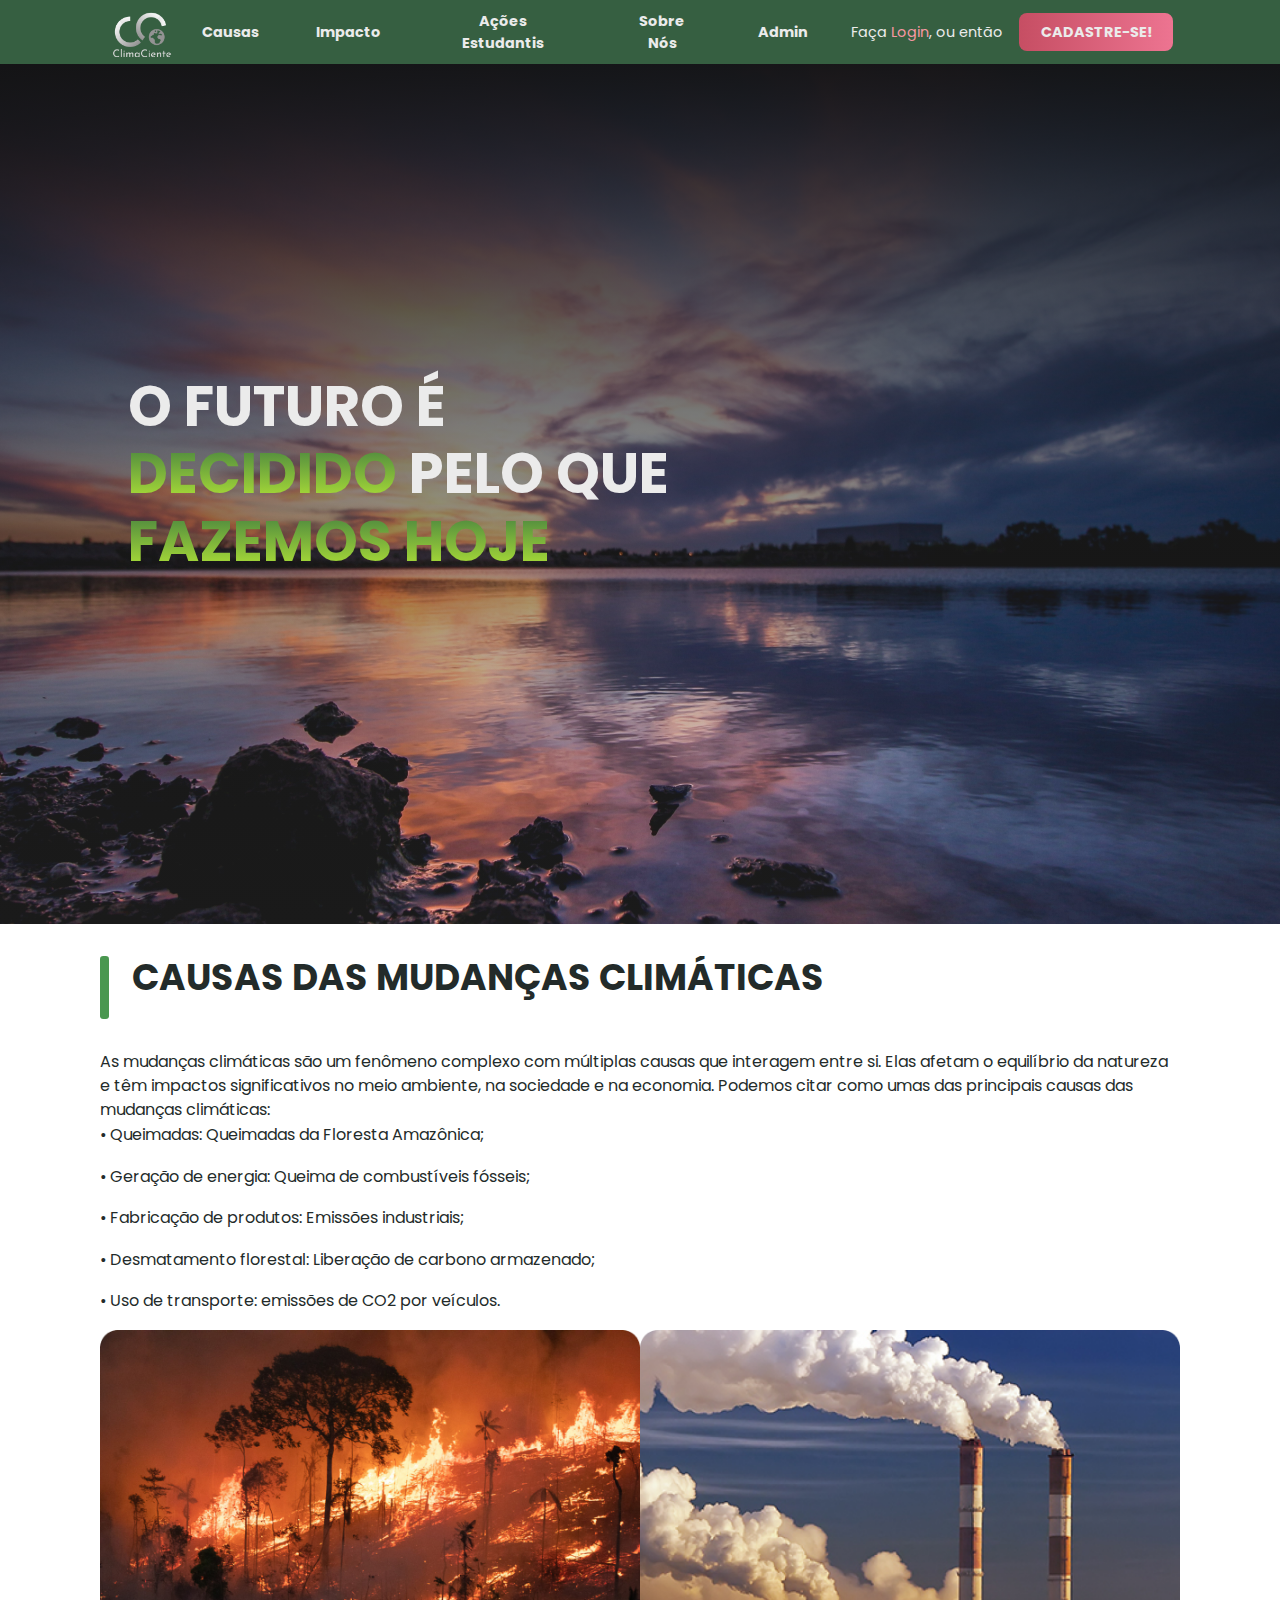
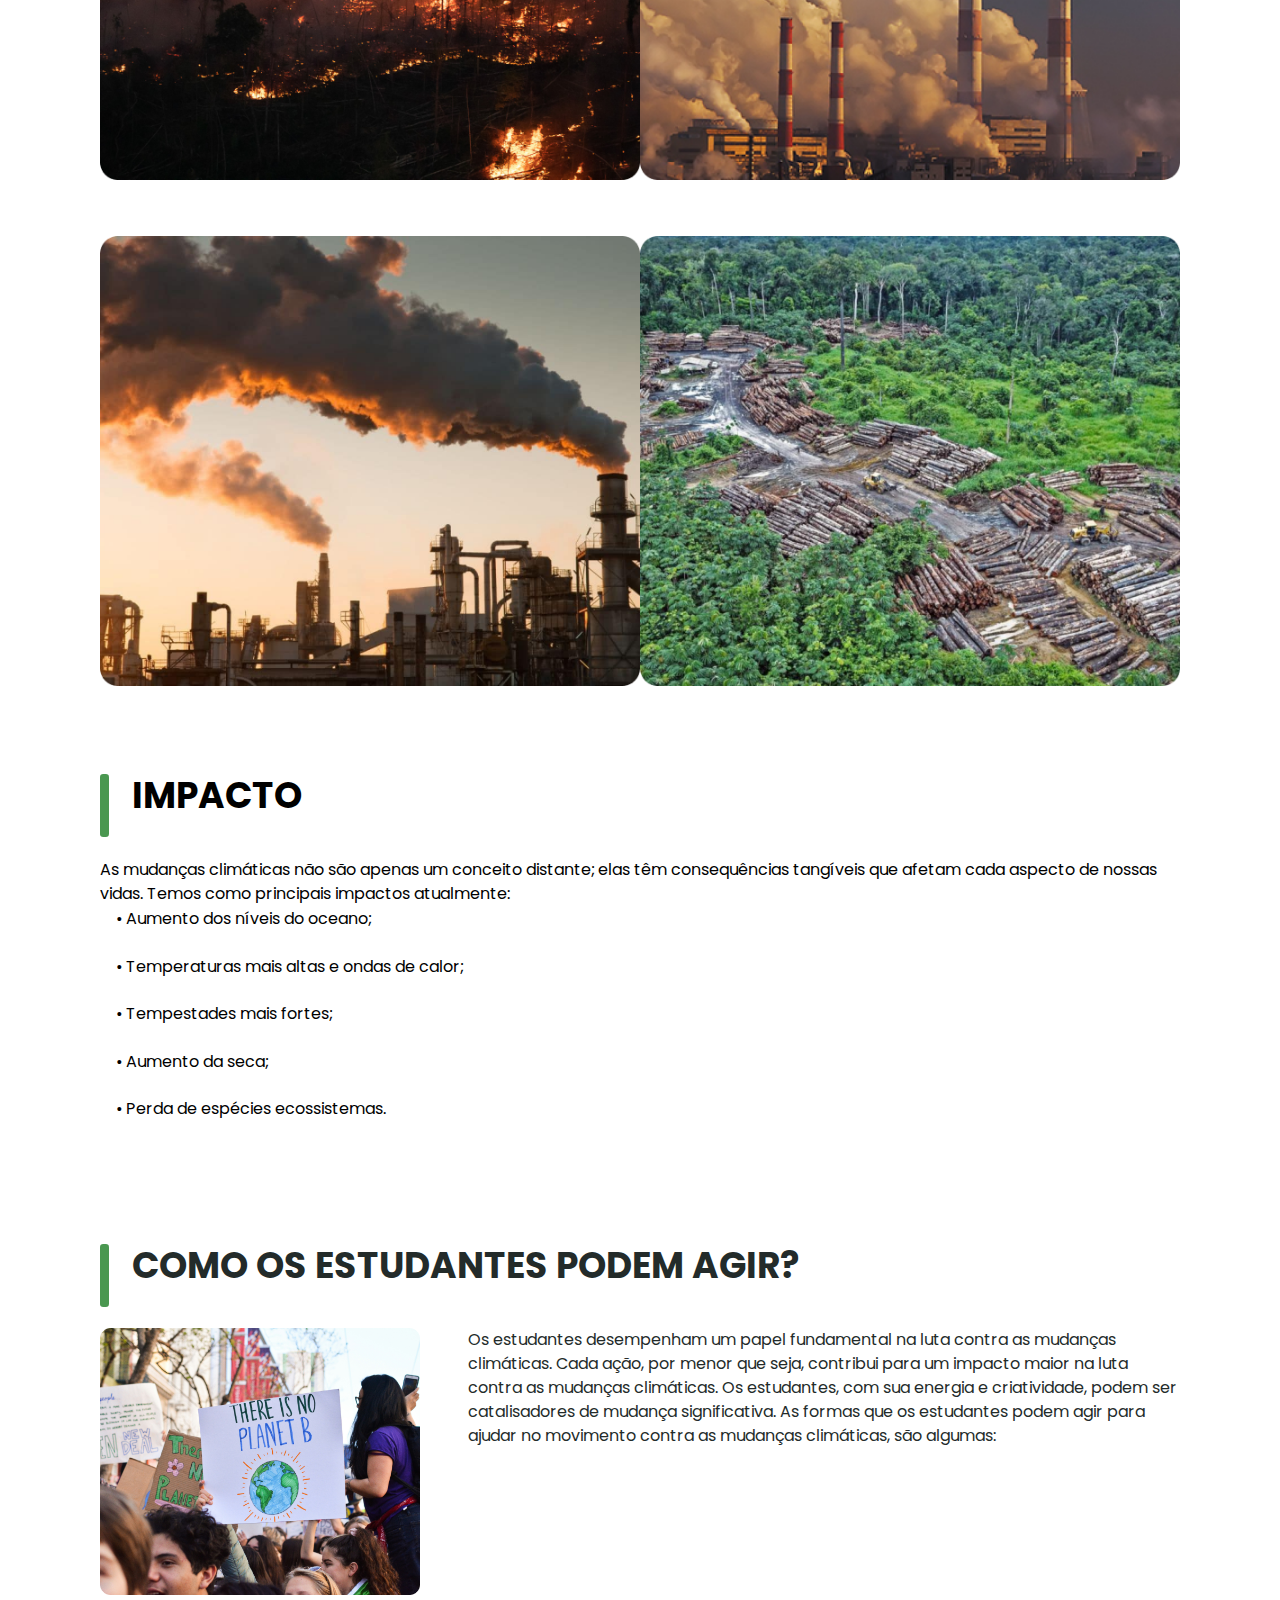
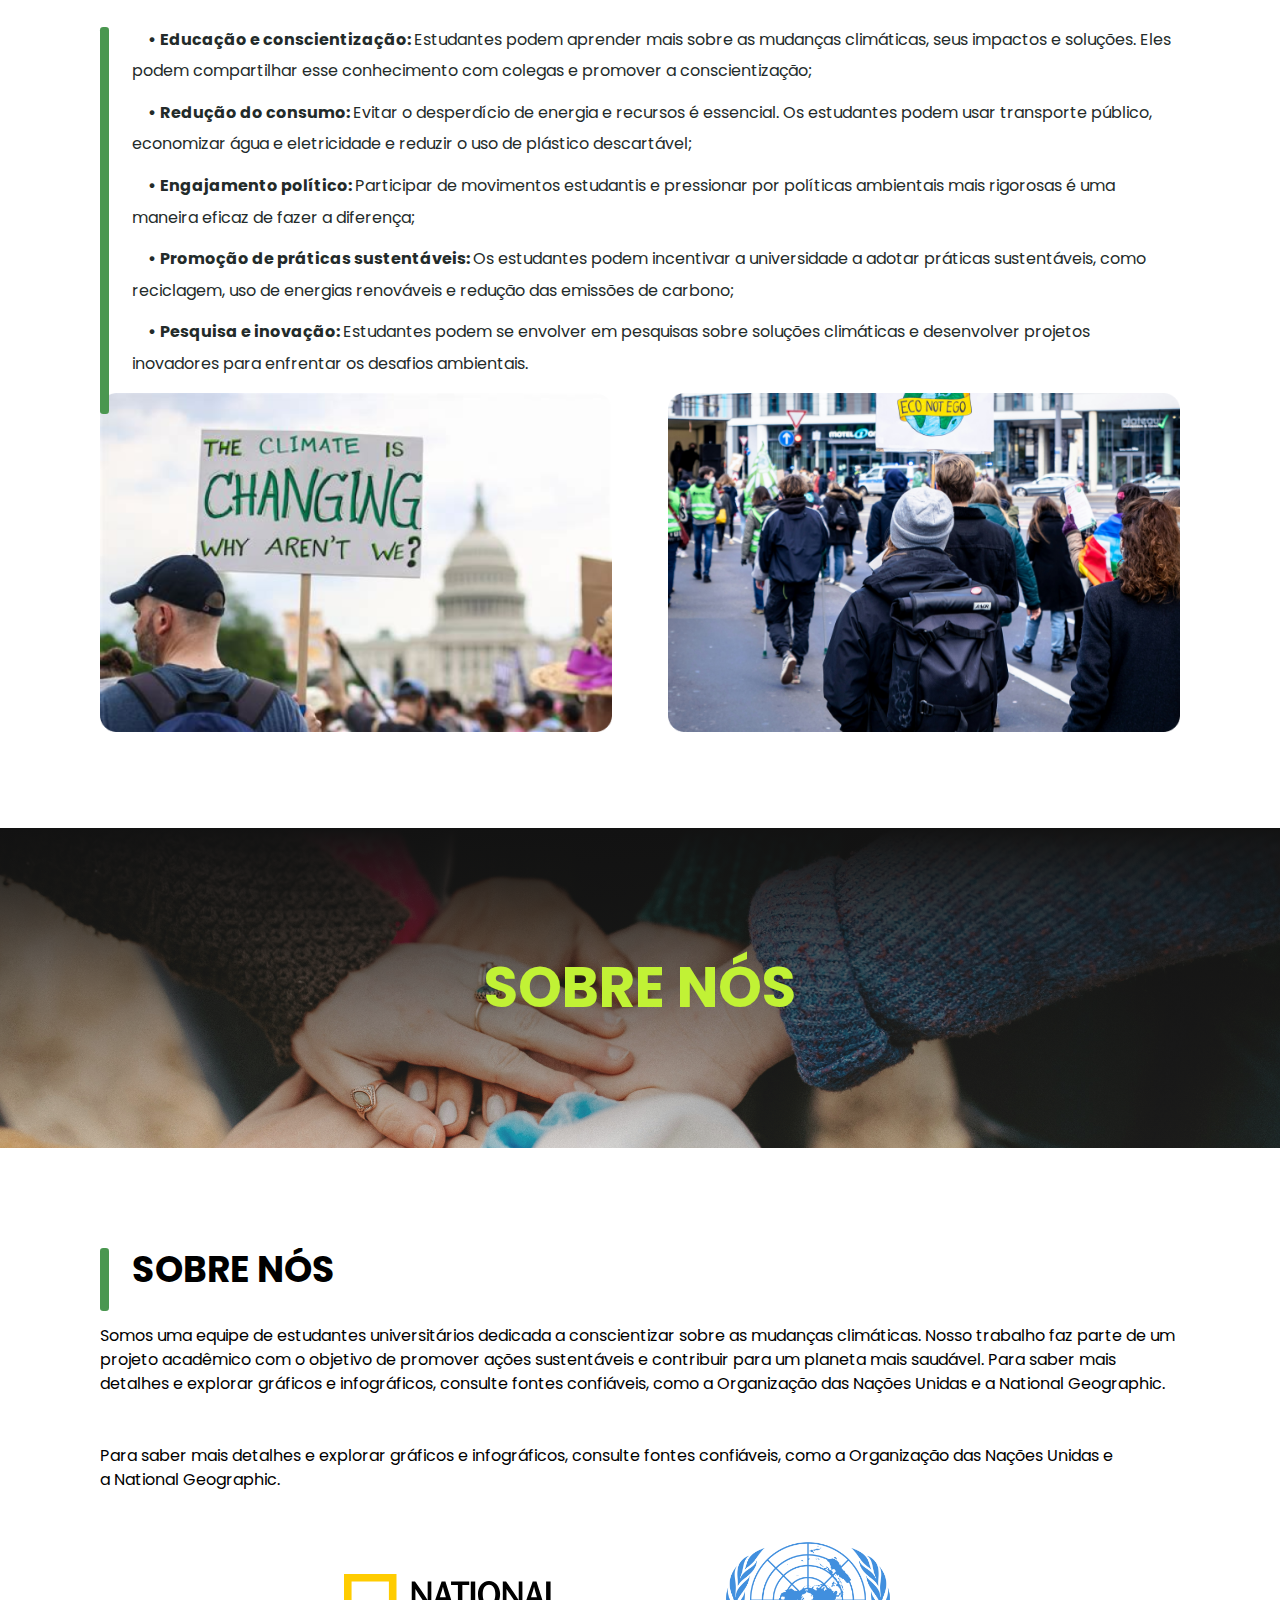
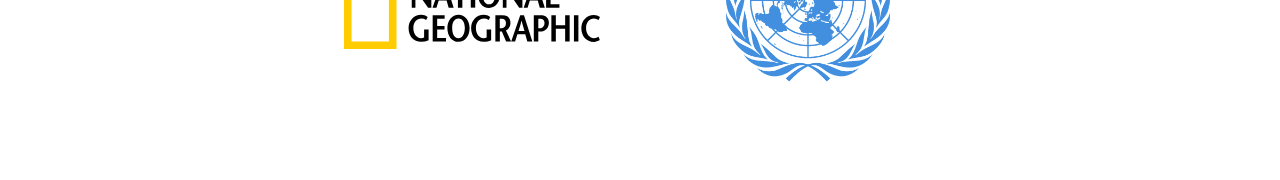
<file: index.html>
<!DOCTYPE html>
<html lang="pt-BR">
<head>
    <meta charset="UTF-8">
    <meta name="viewport" content="width=device-width, initial-scale=1.0">
    <title>ClimaCiente</title>
    <link rel="stylesheet" href="reset.css">
    <link rel="stylesheet" href="style.css">
    <link rel="stylesheet" href="header.css">
    <link rel="preconnect" href="https://fonts.googleapis.com">
    <link rel="preconnect" href="https://fonts.gstatic.com" crossorigin>
    <link href="https://fonts.googleapis.com/css2?family=Poppins:ital,wght@0,100;0,200;0,300;0,400;0,500;0,600;0,700;0,800;0,900&display=swap" rel="stylesheet">
</head>
<body>
    <i class="material-icons">e872</i>
    <header>
        <img class="header_logo" src="./assets/logo/logo-white-text.png">
        <ul class="header_menu">
            <li><a class="header_item" href="#section_causas">Causas</a></li>
            <li><a class="header_item" href="#section_impacto">Impacto</a></li>
            <li><a class="header_item" href="#section_estudantes">Ações Estudantis</a></li>
            <li><a class="header_item" href="#section_sobrenos">Sobre Nós</a></li>
            <li><a class="header_item" href="admin.html">Admin</a></li>
        </ul>
        <div class="header_login">
            <h3 class="header_login_text">Faça <span class="login_link"><a href="login.html">Login</a></span>, ou então</h3>
            <a class="register_button" href="cadastro.html">CADASTRE-SE!</a>
        </div>
    </header>
    <header>
        <img class="header_logo" src="./assets/logo/logo-white-text.png">
        <ul class="header_menu">
            <li><a class="header_item" href="#section_causas">Causas</a></li>
            <li><a class="header_item" href="#section_impacto">Impacto</a></li>
            <li><a class="header_item" href="#section_estudantes">Ações Estudantis</a></li>
            <li><a class="header_item" href="#section_sobrenos">Sobre Nós</a></li>
            <li><a class="header_item" href="admin.html">Admin</a></li>
        </ul>
        <div class="header_login">
            <h3 class="header_login_text">Faça <span class="login_link"><a href="login.html">Login</a></span>, ou então</h3>
            <a class="register_button" href="cadastro.html">CADASTRE-SE!</a>
        </div>
    </header>
    <section class="banner">
        <div class="banner_content">
            <h1 class="banner_title">O FUTURO É <span>DECIDIDO</span> PELO QUE <span>FAZEMOS HOJE</span></h1>
        </div>
    </section>

    <section id="section_causas">
        <div class="basic_section">
            <h2 class="section_title green_before_title">CAUSAS DAS MUDANÇAS CLIMÁTICAS</h2>
            <p>As mudanças climáticas são um fenômeno complexo com múltiplas causas que interagem entre si. Elas afetam o equilíbrio da natureza e têm impactos significativos no meio ambiente, na sociedade e na economia. Podemos citar como umas das principais causas das mudanças climáticas:</p>
            <ul class="basic_list">
                <li>• Queimadas: Queimadas da Floresta Amazônica;</li>
                <li>• Geração de energia: Queima de combustíveis fósseis;</li>
                <li>• Fabricação de produtos: Emissões industriais;</li>
                <li>• Desmatamento florestal: Liberação de carbono armazenado;</li>
                <li>• Uso de transporte: emissões de CO2 por veículos.</li>
            </ul>
            <div id="image_grid">
                <img src="./assets/figs/caurosel_1.png" alt="queimadas na floresta amazônia">
                <img src="./assets/figs/caurosel_2.png" alt="chaminés de fabricas, saindo fumaças poluentes">
                <img src="./assets/figs/caurosel_3.png" alt="chaminés de fabricas, onde emitem fumaça poluentes para o meio ambiente">
                <img src="./assets/figs/caurosel_4.png" alt="Desmatamento ilegal de uma floresta">
            </div>
        </div>
    </section>

    <section id="section_impacto">
        <div class="basic_section">
            <h2 class="section_title green_before_title">IMPACTO</h2>
                <p>As mudanças climáticas não são apenas um conceito distante; elas têm consequências tangíveis que afetam cada aspecto de nossas vidas. 
                    Temos como principais impactos atualmente:</p>
                <ul class="basic_list">
                    <li class="item">• Aumento dos níveis do oceano;</li>
                    <li class="item">• Temperaturas mais altas e ondas de calor;</li>
                    <li class="item">• Tempestades mais fortes;</li>
                    <li class="item">• Aumento da seca;</li>
                    <li class="item">• Perda de espécies ecossistemas.</li>
                </ul>
        </div>
    </section>

    <section id="section_estudantes">
        <h2 class="estudantes_title green_before_title">COMO OS ESTUDANTES PODEM AGIR?</h2>
        <div class="estudantes_parallel">
            <img src="./assets/figs/secao_alunos_1.png"></img>
            <p>Os estudantes desempenham um papel fundamental na luta contra as mudanças climáticas.
            Cada ação, por menor que seja, contribui para um impacto maior na luta contra as mudanças climáticas. Os estudantes, com sua energia e criatividade, podem ser catalisadores de mudança significativa.
            As formas que os estudantes podem agir para ajudar no movimento contra as mudanças climáticas, são algumas:</p>
        </div>
        
        <div>
            <ul class="basic_list green_before">
                <li class="item"><span>• Educação e conscientização: </span>Estudantes podem aprender mais sobre as mudanças climáticas, seus impactos e soluções. 
                    Eles podem compartilhar esse conhecimento com colegas e promover a conscientização;</li>
                <li class="item"><span>• Redução do consumo: </span>Evitar o desperdício de energia e recursos é essencial. Os estudantes podem usar transporte público, economizar água e eletricidade 
                    e reduzir o uso de plástico descartável;</li>
                <li class="item"><span>• Engajamento político: </span>Participar de movimentos estudantis e pressionar por políticas ambientais mais rigorosas é uma maneira eficaz de fazer a diferença;</li>
                <li class="item"><span>• Promoção de práticas sustentáveis: </span>Os estudantes podem incentivar a universidade a adotar práticas sustentáveis, como reciclagem, 
                    uso de energias renováveis e redução das emissões de carbono;</li>
                <li class="item"><span>• Pesquisa e inovação: </span>Estudantes podem se envolver em pesquisas sobre soluções climáticas e desenvolver projetos inovadores para enfrentar os desafios ambientais.</li>
            </ul>
        </div>
        
        <div class="estudantes_image_section">
            <img src="./assets/figs/secao_alunos_2.png" alt="Alunos protestando sobre um planeta melhor">
            <img src="./assets/figs/secao_alunos_3.png" alt="Pessoa segurando uma placa escrita: The climate is changing why aren't we?">
        </div>
        
    </section>

    <section id="section_sobrenos">
        <div id="sobrenos_banner">
            <h2>SOBRE NÓS</h2>
        </div>
        <div class="sobrenos_content">
            <h2 class="sobrenos_title green_before_title">SOBRE NÓS</h2>
            <p>Somos uma equipe de estudantes universitários dedicada a conscientizar sobre as mudanças climáticas. Nosso trabalho faz parte de um projeto acadêmico com o objetivo de promover ações sustentáveis e contribuir para um planeta mais saudável.
            Para saber mais detalhes e explorar gráficos e infográficos, consulte fontes confiáveis, como a Organização das Nações Unidas e a National Geographic.</p>
            <p>Para saber mais detalhes e explorar gráficos e infográficos, consulte fontes confiáveis, como a Organização das Nações Unidas e a National Geographic.</p>
            <div class="sobrenos_img_container">
                <a href="https://www.nationalgeographicbrasil.com/mudanca-do-clima">
                    <img src="/assets/figs/Natgeologo.svg" alt="logo da National Geographic: Um retangulo amarelo na vertical com o Nome ao lado: National Geographic">
                </a>
                <a href="https://brasil.un.org/pt-br/175180-o-que-s%C3%A3o-mudan%C3%A7as-clim%C3%A1ticas">
                    <img src="/assets/figs/onu_logo.png" alt="Logo das Nações Unidas: Um circulo representando o mapa mundial">
                </a>
            </div>
        </div>
       
</body>
</html>
</file>
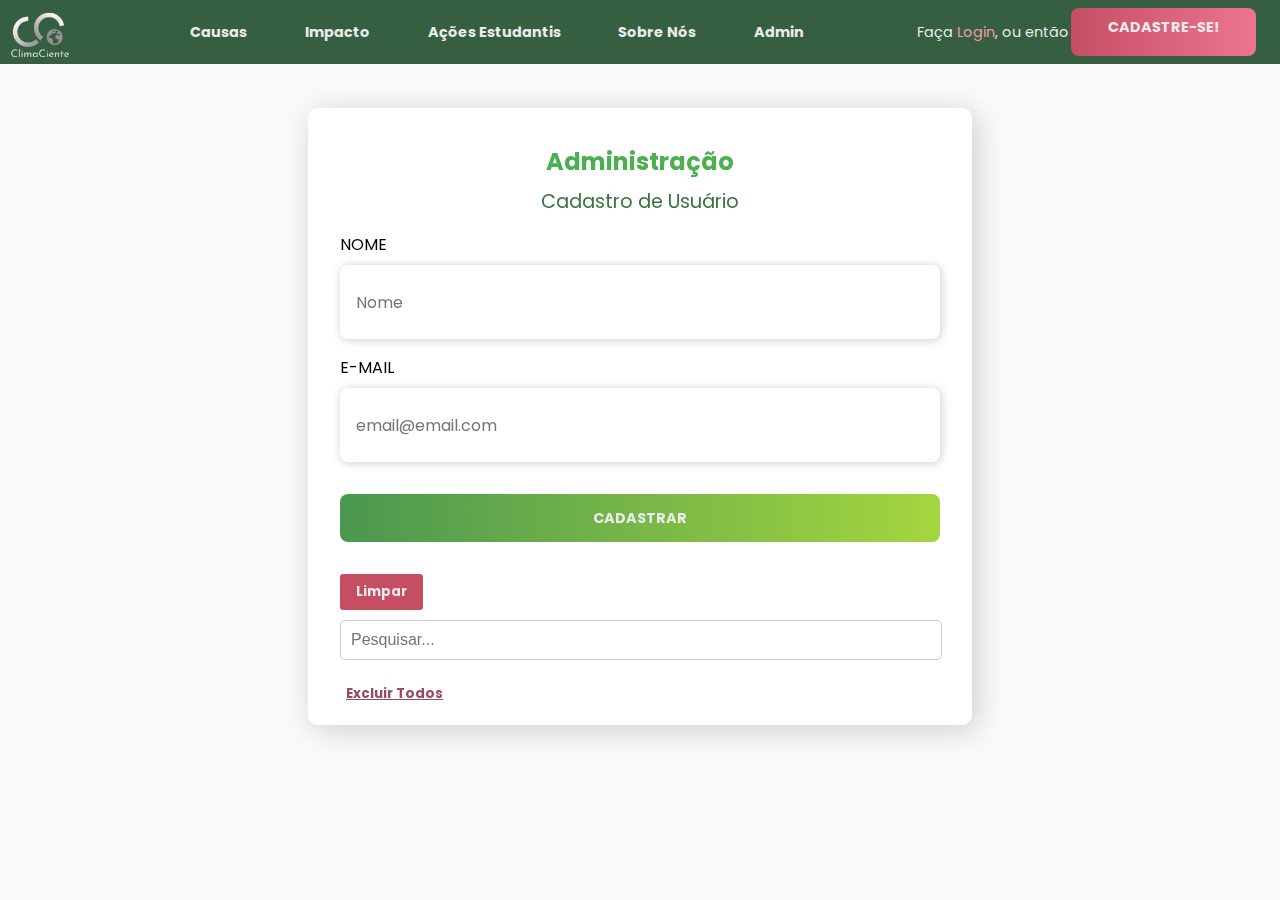
<file: admin.html>
<!DOCTYPE html>
<html lang="pt-BR">
<head>
    <meta charset="UTF-8">
    <meta name="viewport" content="width=device-width, initial-scale=1.0">
    <title>Admin - ClimaCiente</title>
    <link rel="preconnect" href="https://fonts.googleapis.com">
    <link rel="preconnect" href="https://fonts.gstatic.com" crossorigin>
    <link href="https://fonts.googleapis.com/css2?family=Poppins:wght@400;600&display=swap" rel="stylesheet">
    <meta charset="UTF-8">
    <meta name="viewport" content="width=device-width, initial-scale=1.0">
    <link rel="stylesheet" href="adminteste.css">
    <style>
    </style>
</head>
<body>
    <header>
        <img class="header_logo" src="./assets/logo/logo-white-text.png">
        <ul class="header_menu">
    
            <li><a class="header_item" href="index.html#section_causas">Causas</a></li>
            <li><a class="header_item" href="index.html#section_impacto">Impacto</a></li>
            <li><a class="header_item" href="index.html#section_estudantes">Ações Estudantis</a></li>
            <li><a class="header_item" href="index.html#section_sobrenos">Sobre Nós</a></li>
            <li><a class="header_item" href="admin.html">Admin</a></li>
            
        </ul>
        <div class="header_login">
            <h3 class="header_login_text">Faça <span class="login_link"><a href="login.html">Login</a></span>, ou então</h3>
            <a class="register_button" href="cadastro.html">CADASTRE-SE!</a>
        </div>
    </header>    
    <div class="container">
        <h1 class="page-title">Administração</h1>
        <h2 class="page-subtitle">Cadastro de Usuário</h2>
        <form id="admin-form">
            <label class="txt_input_label" for="nome">NOME</label>
            <input class="txt_input" type="text" id="nome" placeholder="Nome" required>
            <label class="txt_input_label" for="email">E-MAIL</label>
            <input class="txt_input" type="email" id="email" placeholder="email@email.com" required>
            <button id="cadastrar_bt" type="submit">CADASTRAR</button>
        </form>
        <button id="limpar-campos" class="button">Limpar</button>
        <div class="search-container">
            <input type="text" id="pesquisar" placeholder="Pesquisar...">
        </div>  
        <ul id="lista-usuarios" class="user-list"></ul>
        <button id="excluir-todos" class="button">Excluir Todos</button>
    </div>
    <script src="admin.js"></script>
</body>
</html>
</file>
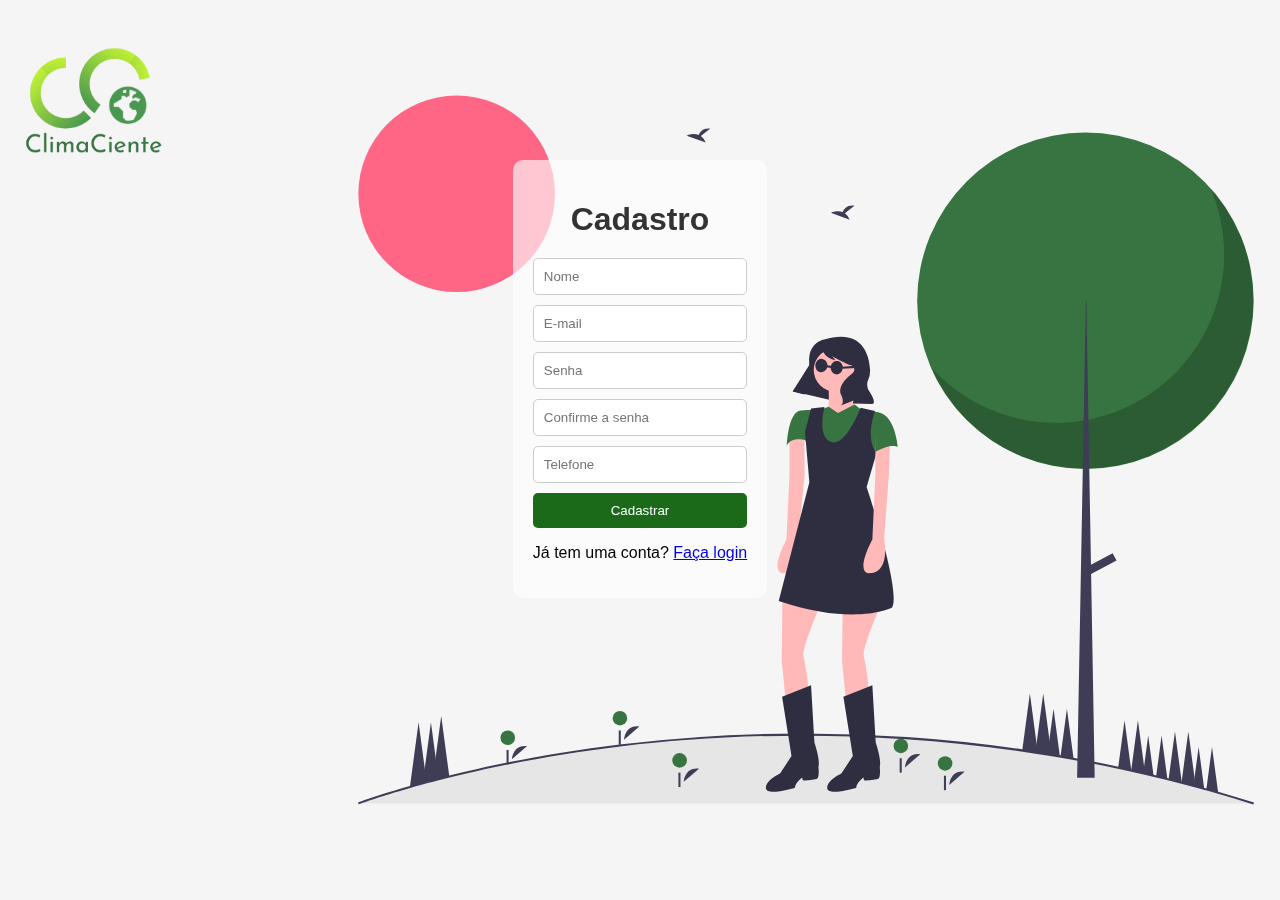
<file: cadastro.html>
<!DOCTYPE html>
<html lang="en">
<head>
    <meta charset="UTF-8">
    <meta name="viewport" content="width=device-width, initial-scale=1.0">
    <link rel="stylesheet" href="cadastro.css">

    <title>Página de Cadastro</title>
</head>
<body>
    <header><a href="index.html"><img id="logo" src="./assets/logo/logo-green-text.png" alt="Logo da ClimaCiente"></a></header>
    <div class="container">
        <h1>Cadastro</h1>
        <form action="login.html">
            <input type="text" placeholder="Nome" required>
            <input type="email" placeholder="E-mail" required>
            <input type="password" placeholder="Senha" required>
            <input type="password" placeholder="Confirme a senha" required>
            <input type="tel" placeholder="Telefone" required>
            <button type="submit">Cadastrar</button>
        </form>
        <p>Já tem uma conta? <a href="login.html">Faça login</a></p>
    </div>
    <div class="background_img">
        <img src="/assets/figs/register_img.svg" alt="">
    </div>


</body>
</html>
</file>
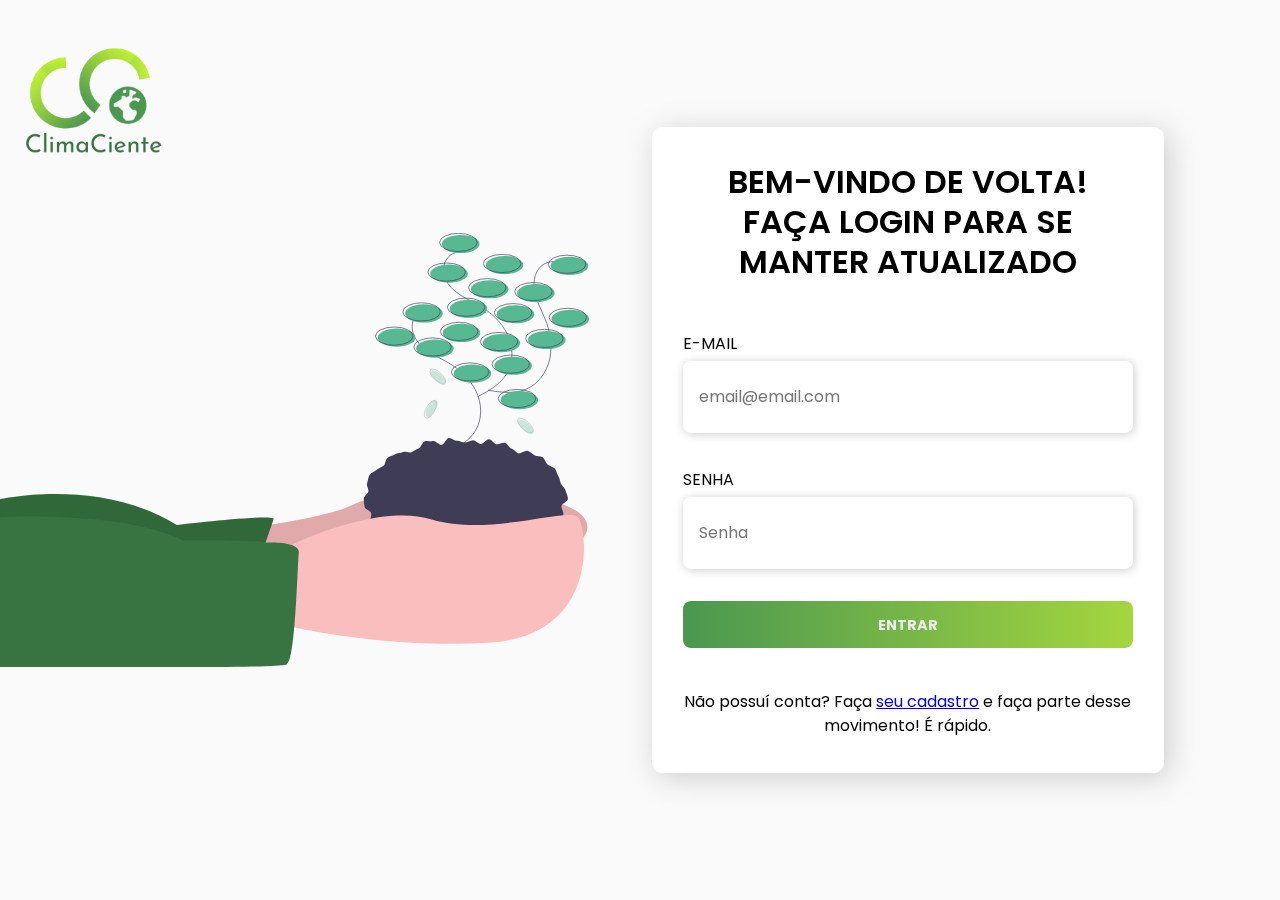
<file: login.html>
<!DOCTYPE html>
<html lang="pt-BR">
<head>
    <meta charset="UTF-8">
    <meta name="viewport" content="width=device-width, initial-scale=1.0">
    <title>ClimaCiente</title>

    <link rel="stylesheet" href="reset.css">
    <link rel="stylesheet" href="login.css">
    

    <link rel="preconnect" href="https://fonts.googleapis.com">
    <link rel="preconnect" href="https://fonts.gstatic.com" crossorigin>
    <link href="https://fonts.googleapis.com/css2?family=Poppins:ital,wght@0,100;0,200;0,300;0,400;0,500;0,600;0,700;0,800;0,900;1,100;1,200;1,300;1,400;1,500;1,600;1,700;1,800;1,900&display=swap" rel="stylesheet">
</head>

    
    <body>
        <header><a href="index.html"><img id="logo" src="./assets/logo/logo-green-text.png" alt="Logo da ClimaCiente"></a></header>
        
        <div id="main_div">
            <img id="login_img"src="./assets/figs/login_img.svg" alt="Figura de uma mão segurando terra com uma planta nascendo">
                <div id="login_forms">
                <h1 id="login_main_title">BEM-VINDO DE VOLTA! FAÇA LOGIN PARA SE MANTER ATUALIZADO</h1>
                <form id="main_info_form">
                        <label class="textinpt_label" for="email">E-MAIL</label>
                        <input class="textinpt" type="email" id="email" name="email" placeholder="email@email.com" required>
                        <label class="textinpt_label" for="password">SENHA</label>
                        <input class="textinpt" type="password" id="password" name="password" placeholder="Senha" required>
                    <input id="entrar_bt"type="login" value="ENTRAR">
                </form>
                <p id="register_text">Não possuí conta? Faça <a href="cadastro.html">seu cadastro</a> e faça parte desse movimento! É rápido.</p>
            </div>
        </div>
    </body>
</html>
</file>
<file: style.css>
* {
    color: inherit;
    text-decoration: none;
    list-style: none;
}

.item::before {
    content: "●";
    font-family: 'Poppins';
    font-weight: 900;
    font-size: 0.01rem;
    text-align: center;
    color: #000;

    margin-right: 1rem;
}

.green_before {
    margin-left: 2rem;
    overflow: hidden;
}

.green_before_title {
    margin-left: 2rem;
    overflow: hidden;
}

.green_before_title::before {
    z-index: 0;
    margin-left: -2rem;
    position: absolute;

    display: flex;

    width: 0.7vw;
    height: 7%;

    content: ' ';
    border-radius: 0.2rem;
    background-color: #4A9750;

    align-items: stretch;
}
.green_before::before {
    z-index: 0;
    margin-left: -2rem;
    position: absolute;

    display: flex;

    width: 0.7vw;
    height: 43%;

    content: ' ';
    border-radius: 0.2rem;
    background-color: #4A9750;

    align-items: stretch;
}

.banner {
    display: flex;
    padding-left: 10vw;

    height: 100vh;
    width: 100%;

    align-items: center;
    justify-content: flex-start;

    background: linear-gradient(0deg, rgba(255, 255, 255, 0.1) 0%, rgb(18, 18, 18) 100%), url("./assets/figs/banner1.jpg") center/cover;

}

.banner_content {
    width: 45vw;
}

.banner_title {
    font-family: 'Poppins';
    font-weight: 700;
    font-size: 3.5rem;
    line-height: 4.2rem;
    text-align: left;
    color: rgba(235,235,235,1);
}

.banner_title span {
    background: -webkit-linear-gradient(#377441, #C1F235);
    -webkit-background-clip: text;
    -webkit-text-fill-color: transparent;
}

#image_grid{
    display: grid;
    grid-template-columns: auto auto;
}
#image_grid img{
    margin-bottom: 3.5rem
}

#section_causas {
    font-family: 'Poppins';
    padding: 2rem 6.25rem 0 6.25rem;
    color: #232B2A;
}
#section_causas h2{
    font-weight: 700;
    margin-bottom: 3.125rem;
    font-size: 2.25rem;
}
#section_causas p{
    font-size: 1rem;
}

#section_impacto h2{
    font-weight: 700;
    font-size: 2.25rem;
    margin-bottom: 2.5rem;
}
#section_impacto {
    font-family: 'Poppins';
    padding: 2rem 6.25rem 0 6.25rem;
}

#section_estudantes {
    padding: 6.25rem 6.25rem 6rem 6.25rem;
    width: 100%;
    height: auto;


    font-family: 'Poppins';
    text-align: left;
    color: #232B2A;
}

#section_estudantes h2 {
    font-weight: 700;
    font-size: 2.25rem;

    margin-bottom: 2.5rem;
    
}

.estudantes_parallel {
    display: flex;
    flex-direction: row;
    justify-content: space-between;
    gap: 3rem;

    margin-bottom: 2rem;
}

.estudantes_parallel p {
    font-weight: 400;
    font-size: 1rem;
}

.estudantes_parallel img {
    width: 25vw;
    height: auto;
}

.basic_list li {
    position: relative;
    list-style: none;

    font-weight: 400;
    font-size: 1rem;
    line-height: 1.6rem;

    margin-bottom: 1rem;
}

.basic_list li span {
    font-weight: 700;
}

.estudantes_image_section {
    width: 100%;
    display: flex;
    flex-direction: row;

    justify-content: space-between;
    align-items: center;
}

.estudantes_image_section img {
    width: 40vw;
    height: auto;
}

#sobrenos_banner {
    background: linear-gradient(0deg, rgba(255, 255, 255, 0.1) 0%, rgb(18, 18, 18) 100%), url("./assets/figs/banner2.jpg") center/cover;
    width: 100%;
    height: 20rem;

    display: flex;
    align-items: center;
    justify-content: center;
}

#sobrenos_banner h2 {
    font-family: 'Poppins';
    font-weight: 700;
    font-size: 3.5rem;
    line-height: 4.2rem;
    text-align: left;
    color: #C1F235;
}

.sobrenos_content {
    padding: 6.25rem 6.25rem 6rem 6.25rem;
}

#section_sobrenos p {
    font-family: 'Poppins';
    font-weight: 400;
    font-size: 1rem;
    text-align: left;
    color: #000;

    margin-bottom: 3rem;
}

.sobrenos_title {
    font-family: 'Poppins';
    font-weight: 700;
    font-size: 2.25rem;
    text-align: left;

    margin-bottom: 2rem;
}

.sobrenos_img_container{
    display: flex;
    gap: 5rem;
    justify-content: center;
    align-items: center;
}
.sobrenos_content img{
    width: 20vw;
    height: auto;
}
</file>
<file: header.css>
header {
    z-index: 4;
    position: fixed;
    height: 4rem;
    width: 100%;
    top: 0;

    padding-right: 8%;
    padding-left: 8%;

    background-color: #365F41;

    display: flex;
    align-items: center;
    justify-content: space-between;
}

.header_logo {
    height: 5rem;
    width: auto;
}

.header_menu {
    flex: 4;
    display: flex;
    align-items: center;
    justify-content: center;

    height: 100%;

    font-family: 'Poppins';
    font-weight: 700;
    font-size: 0.9rem;
    line-height: 22px;
    text-align: center;
    color: rgba(235,235,235,1);
}

.header_menu li {
    height: 100%;
    margin-right: 1.5vw;
    padding-right: 1.5vw;
    padding-left: 1.5vw;

    display: flex;
    align-items: center;
    justify-content: center;
}

.header_menu li:hover {
    background-color: #518860;
}

.header_login {
    flex: 2;
    display: flex;
    flex-direction: row;
    font-family: 'Poppins';
    
    line-height: 22px;
    text-align: center;
    
    align-items: center;
    justify-content: center;
    gap: 0.1rem;
}

.header_login_text {
    font-size: 0.9rem;
    font-weight: 400;
    color: rgba(235,235,235,1);
}

.header_login_text span {
    color: #F798A3;
}

.register_button {
    height: 2rem;
    width: 12vw;

    padding: 0.5rem 1rem 1.9rem 1rem;
    
    background: rgb(198,78,99);
    background: linear-gradient(90deg, rgba(198,78,99,1) 0%, rgba(237,116,145,1) 100%);

    font-family: 'Poppins';
    font-weight: 700;
    font-size: 0.9rem;
    line-height: 22px;
    text-align: center;
    text-decoration: none;
    color: rgba(235,235,235,1);
    margin-left: .9375rem;

    border-radius: 0.5rem;
}
.register_button:hover{
    background: linear-gradient(90deg,#C64E63 0%, #F798A3 100%);
}
</file>
<file: adminteste.css>
* {
    color: inherit;
    text-decoration: none;
    list-style: none;
}
button {
    border: none;
}
body {
    background: #FAFAFA;
    display: flex;
    flex-direction: column;
    align-items: center;
    font-family: 'Poppins', sans-serif;
}

header {
    z-index: 4;
    position: fixed;
    height: 4rem;
    width: 100%;
    top: 0;
    padding-right: 8%;
    padding-left: 8%;
    background-color: #365F41;
    display: flex;
    align-items: center;
    justify-content: space-between;
}

.header_logo {
    height: 5rem;
    width: auto;
}

.header_menu {
    flex: 4;
    display: flex;
    align-items: center;
    justify-content: center;
    height: 100%;
    font-family: 'Poppins';
    font-weight: 700;
    font-size: 0.9rem;
    line-height: 22px;
    text-align: center;
    color: rgba(235, 235, 235, 1);
}

.header_menu li {
    height: 100%;
    margin-right: 1.5vw;
    padding-right: 1.5vw;
    padding-left: 1.5vw;
    display: flex;
    align-items: center;
    justify-content: center;
}

.header_menu li:hover {
    background-color: #518860;
}

.header_login {
    flex: 2;
    display: flex;
    flex-direction: row;
    font-family: 'Poppins';
    line-height: 22px;
    text-align: center;
    align-items: center;
    justify-content: center;
    gap: 0.1rem;
}

.header_login_text {
    font-size: 0.9rem;
    font-weight: 400;
    color: rgba(235, 235, 235, 1);
}

.header_login_text span {
    color: #F798A3;
}

.register_button {
    height: 2rem;
    width: 12vw;
    padding: 0.5rem 1rem;
    background: rgb(198, 78, 99);
    background: linear-gradient(90deg, rgba(198, 78, 99, 1) 0%, rgba(237, 116, 145, 1) 100%);
    font-family: 'Poppins';
    font-weight: 700;
    font-size: 0.9rem;
    line-height: 22px;
    text-align: center;
    color: rgba(235, 235, 235, 1);
    border-radius: 0.5rem;
}

.container {
    width: 600px;
    max-width: 600px;
    margin: 100px auto 50px;
    padding: 1.25rem 2rem;
    background-color: #fff;
    border-radius: 10px;
    filter: drop-shadow(5px 5px 15px rgba(0, 0, 0, 0.177));
}
.txt_input_label{
    font-family: 'Poppins';
    font-weight: 400;
    margin-bottom: 0.5rem;

}

.txt_input{
    height: 8vh;
    border-style: solid;
    border-color: #000000;
    border-radius: 0.5rem;

    padding-left: 1rem;   
    filter: drop-shadow(1px 1px 5px #00000034);

    margin-bottom: 1rem;

    font-family: 'Poppins';
    font-size: 1rem;

    border: none;
}
.page-title {
    text-align: center;
    margin-bottom: 0.5rem;
    font-size: 24px;
    color: #4CAF50;
    font-family: 'Poppins';
    font-weight: 700;
}
.page-subtitle{
    text-align: center;
    margin-top: 0px;
    font-size: 1.2rem;
    font-family: 'Poppins';
    font-weight: 400;
    color: #377441
    
}

form {
    display: flex;
    flex-direction: column;
}

#cadastrar_bt{
    margin-top: 3.125rem;
    text-align: center;

    padding: 0.8rem 1rem 0.8rem 1rem;
    margin: 1rem 0 2rem 0;

    border-radius: 0.5rem;
    background: linear-gradient(90deg, #4A9750 0%, #A5D63F
    100%);

    font-family: 'Poppins';
    font-weight: 700;
    font-size: 0.9rem;
    line-height: 22px;
    text-align: center;
    color: rgba(235,235,235,1);
 
}

#cadastrar_bt:hover{
    background: linear-gradient(90deg, #377441 0%, #64B847    100%);
}
#limpar-campos{
    border-radius: 0.2rem;
    background: rgb(198,78,99);
    padding: 0.5rem 1rem;
    color: rgba(235,235,235,1);

    font-family: 'Poppins';
    font-weight: 700;

    margin-bottom: 0.625rem;
}

#limpar-campos:hover{
    background: #964A65;
}


.user-list {
    margin-top: 20px;
    padding: 0;
    list-style-type: none;
}

.user-list li {
    display: flex;
    justify-content: space-between;
    background-color: #f9f9f9;
    padding: 10px;
    margin-bottom: 10px;
    border-radius: 5px;
    border: 1px solid #ddd;
}

.user-list .delete-btn {
    background-color: rgb(198,78,99);
    color: white;
    border: none;
    border-radius: 5px;
    cursor: pointer;
    padding: 5px 10px;
}

.user-list .delete-btn:hover {
    background-color: #964A65;
}

.search-container {
    margin-bottom: 20px;
}

.search-container input {
    width: calc(100% - 20px);
    padding: 10px;
    border: 1px solid #ccc;
    border-radius: 5px;
    font-size: 16px;
}

#excluir-todos{
    background: none;
    font-family: 'Poppins';
    font-weight: 700;
    text-decoration-line: underline;
    color: #964A65;
}
</file>
<file: cadastro.css>
body {
    font-family: Arial, sans-serif;
    background-color: #f5f5f5;
    display: flex;
    justify-content: center;
    align-items: center;
    height: auto;
    margin: 0;
}

header {
    top: 0%;
    position: fixed;
    height: 14.6vw;
    width: 100%;
}
#logo {
    width: 14.6vw;
    height: auto;
}

.container {
    position: relative;
    background-color: #ffffffa2;
    padding: 20px;
    border-radius: 10px;
    margin-top: 10rem;
    text-align: center;
}
.container h1 {
    color: #333;
    margin-bottom: 20px;
}

.container form {
    display: flex;
    flex-direction: column;
}

.container input {
    padding: 10px;
    margin-bottom: 10px;
    border: 1px solid #ccc;
    border-radius: 5px;
}

.container button {
    background-color: #1a6a1a;
    color: #fff;
    border: none;
    border-radius: 5px;
    padding: 10px;
    cursor: pointer;
}

.container form a {
    color: #1a6a1a;
    text-decoration: none;
}

.container a:hover {
    text-decoration: underline;
}

.background_img img{
    position: absolute;
    left: 28%;
    top: 0%;
    z-index: -1;
    width: 70vw;
    height: 100%;
}
</file>
<file: login.css>
body{
    background: #FAFAFA;
    display: flex;
}
header {
    position: fixed;
    height: 14.6vw;
    width: 100%;
}
#logo {
    width: 14.6vw;
    height: auto;
}

#login_img {
    width: 46vw;
    height: auto;
}

#main_div {
    display: flex;
    font-family: 'Poppins';

    align-items: center;
}

#login_main_title{
    text-align: center;
    margin-bottom: 0.9375rem;
    font-weight: 600;
}
#login_forms{
    width: 40vw;
    margin-left: 3.9375rem;
    background-color: #FFFFFF;
    padding: 2.1875rem 1.9375rem 2.1875rem 1.9375rem;
    border-radius: .625rem;

    filter: drop-shadow(5px 5px 15px rgba(0, 0, 0, 0.177));
}
#main_info_form{
    display: flex;
    flex-direction: column;
}
label{
    margin-top: 2.1875rem;
}

.txt_input{
    margin-top: 2.1875rem;
}

.textinpt_label{
    margin-bottom: .3125rem;
    font-weight: 400;
}

#register_text{
    text-align: center;
    margin-top: .625rem;
}

#entrar_bt{
    margin-top: 3.125rem;
    text-align: center;

    padding: 0.8rem 1rem 0.8rem 1rem;
    margin: 2rem 0 2rem 0;

    border-radius: 0.5rem;
    background: linear-gradient(90deg, #4A9750 0%, #A5D63F
    100%);

    font-family: 'Poppins';
    font-weight: 700;
    font-size: 0.9rem;
    line-height: 22px;
    text-align: center;
    color: rgba(235,235,235,1);

}

.textinpt{
    height: 8vh;
    border-style: solid;
    border-color: #000000;
    border-radius: 0.5rem;

    padding-left: 1rem;   
    filter: drop-shadow(1px 1px 5px #00000034);
}
</file>
